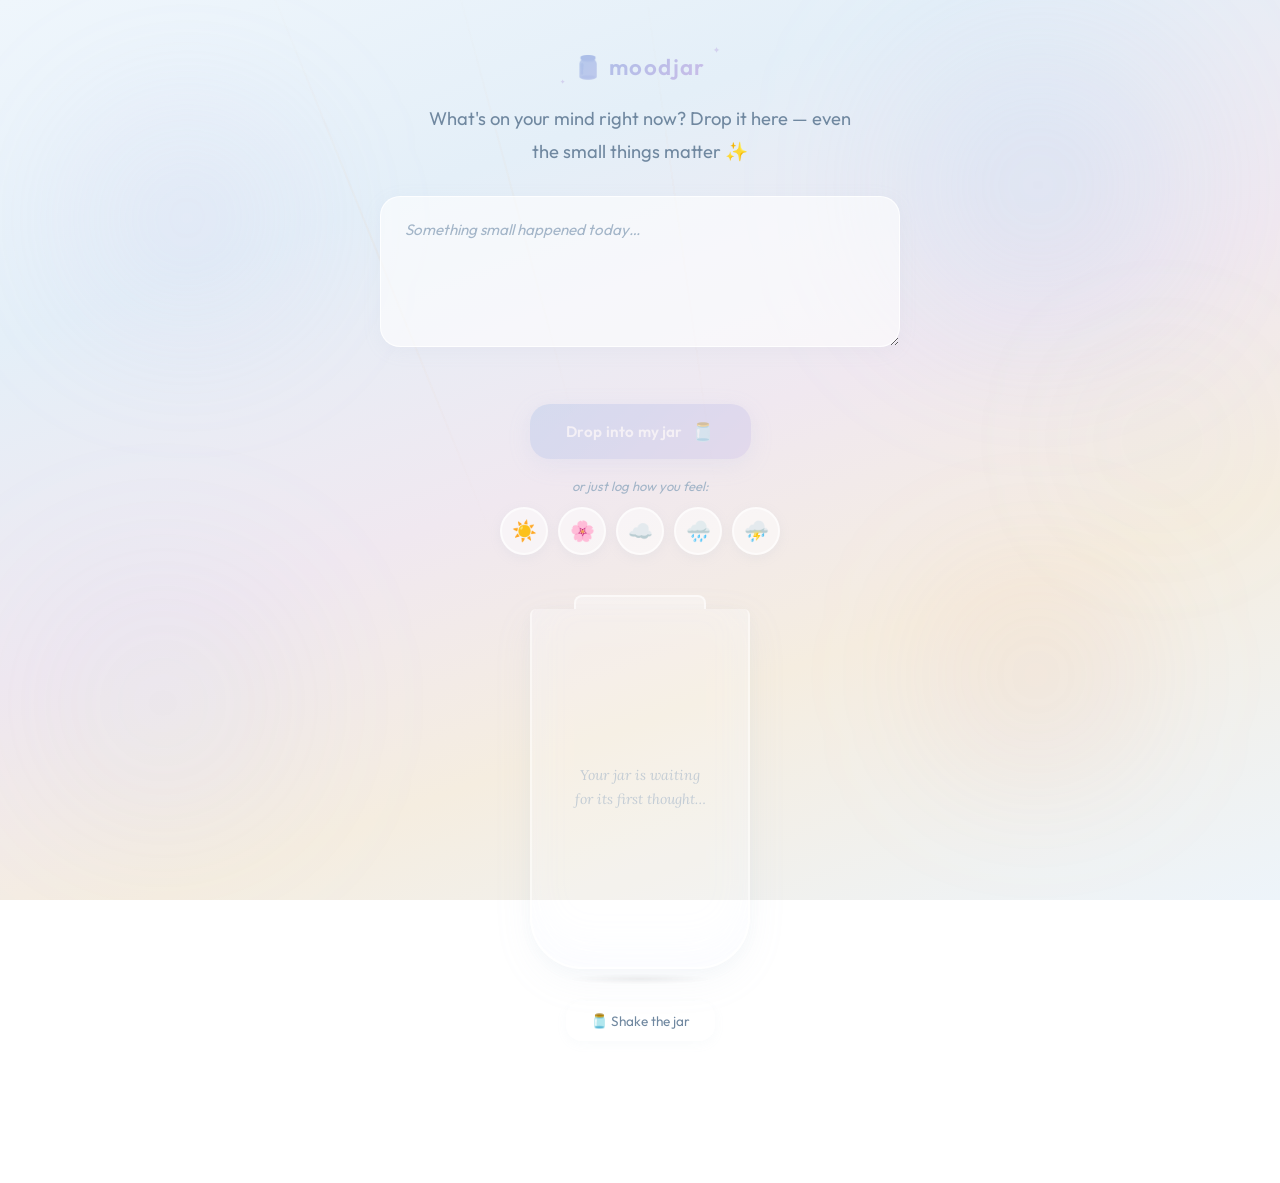
<file: reference/moodjar-example/frontend/index.html>
<!DOCTYPE html>
<html lang="en">
<head>
  <meta charset="UTF-8">
  <meta name="viewport" content="width=device-width, initial-scale=1.0">
  <meta name="description" content="MoodJar — Drop your thoughts into a jar. Track your mood. Rediscover reflections.">
  <title>MoodJar — Your Reflection Jar</title>

  <!-- Fonts -->
  <link rel="preconnect" href="https://fonts.googleapis.com">
  <link rel="preconnect" href="https://fonts.gstatic.com" crossorigin>
  <link href="https://fonts.googleapis.com/css2?family=Lora:ital,wght@0,400;0,500;0,600;1,400&family=Outfit:wght@300;400;500;600&display=swap" rel="stylesheet">

  <link rel="stylesheet" href="style.css">

  <!-- Emoji Favicon -->
  <link rel="icon" href="data:image/svg+xml,<svg xmlns=%22http://www.w3.org/2000/svg%22 viewBox=%220 0 100 100%22><text y=%22.9em%22 font-size=%2290%22>🫙</text></svg>">
</head>
<body>

  <!-- ========== DECORATIVE BACKGROUND ========== -->
  <div class="bg-layer" aria-hidden="true">
    <div class="bokeh bokeh-1"></div>
    <div class="bokeh bokeh-2"></div>
    <div class="bokeh bokeh-3"></div>
    <div class="bokeh bokeh-4"></div>
    <div class="bokeh bokeh-5"></div>
    <div class="sunray sunray-1"></div>
    <div class="sunray sunray-2"></div>
    <div class="sunray sunray-3"></div>
  </div>

  <!-- ========== MAIN CONTENT ========== -->
  <main class="container">

    <!-- ===== ZONE 1: INPUT ===== -->
    <section class="zone zone-input" id="zone-input" aria-label="Write your thought">
      <p class="app-title">🫙 moodjar</p>
      <h1 class="header-text">What's on your mind right now? Drop it here — even the small things matter ✨</h1>

      <div class="input-group">
        <textarea
          id="thought-input"
          class="thought-input"
          maxlength="1000"
          rows="4"
          placeholder="The sky looked different today…"
          aria-label="Write your thought here"
        ></textarea>
        <span class="char-count" id="char-count" aria-live="polite">0 / 1000</span>
      </div>

      <div class="input-actions">
        <button id="btn-place" class="btn-primary" disabled aria-label="Drop into my jar">
          <span>Drop into my jar</span>
          <span class="btn-icon" aria-hidden="true">🫙</span>
        </button>
      </div>

      <!-- Inline loading -->
      <div id="inline-loader" class="inline-loader hidden" aria-live="polite">
        <div class="loading-dots"><span></span><span></span><span></span></div>
        <p class="loading-text" id="loading-text">Letting sunlight in…</p>
      </div>

      <!-- Mood picker -->
      <div class="mood-picker" id="mood-picker">
        <span class="mood-label">or just log how you feel:</span>
        <div class="mood-buttons">
          <button class="mood-btn" data-mood="sunny" aria-label="Log sunny mood" title="Sunny — happy, energetic, grateful">☀️</button>
          <button class="mood-btn" data-mood="gentle" aria-label="Log gentle mood" title="Gentle — tender, loving, nostalgic">🌸</button>
          <button class="mood-btn" data-mood="cloudy" aria-label="Log cloudy mood" title="Cloudy — neutral, tired, observing">☁️</button>
          <button class="mood-btn" data-mood="rainy" aria-label="Log rainy mood" title="Rainy — sad, heavy, lonely">🌧️</button>
          <button class="mood-btn" data-mood="stormy" aria-label="Log stormy mood" title="Stormy — frustrated, anxious, restless">⛈️</button>
        </div>
      </div>
    </section>

    <!-- ===== ZONE 2: JAR ===== -->
    <section class="zone zone-jar" id="zone-jar" aria-label="Your memory jar">
      <div class="jar-container" id="jar-container">
        <div class="jar-rim"></div>
        <div class="jar-body" id="jar-body">
          <div class="jar-contents" id="jar-contents">
            <!-- Slips and mood dots rendered by JS -->
          </div>
          <div class="jar-strata" id="jar-strata">
            <!-- Color bands for older entries -->
          </div>
          <p class="jar-empty-text" id="jar-empty">Your jar is waiting for its first thought…</p>
        </div>
        <div class="jar-shadow"></div>
      </div>
      <button id="btn-shake" class="btn-shake" aria-label="Shake the jar to rediscover a memory">
        🫙 Shake the jar
      </button>
    </section>

    <!-- ===== ZONE 3: MOOD RIBBON ===== -->
    <section class="zone zone-mood" id="zone-mood" aria-label="Your mood over time">
      <div class="mood-ribbon" id="mood-ribbon">
        <!-- Segments rendered by JS -->
      </div>
      <div class="mood-stats" id="mood-stats">
        <!-- Stats rendered by JS -->
      </div>
    </section>

  </main>

  <!-- ========== CARD OVERLAY ========== -->
  <div class="card-overlay hidden" id="card-overlay" role="dialog" aria-modal="true" aria-label="Memory detail">
    <div class="card-overlay-backdrop" id="card-overlay-backdrop"></div>
    <div class="card-overlay-content" id="card-overlay-content">
      <!-- Filled dynamically by JS -->
    </div>
  </div>

  <!-- ========== ERROR TOAST ========== -->
  <div class="toast hidden" id="error-toast" role="alert">
    <p class="toast-text" id="toast-text">The sunlight's being shy. Try again?</p>
    <button id="toast-dismiss" class="toast-dismiss" aria-label="Dismiss">✕</button>
  </div>

  <script src="jar.js"></script>
  <script src="app.js"></script>
</body>
</html>
</file>
<file: reference/moodjar-example/frontend/style.css>
/* ========================================
   Windowsill v2 — The Memory Jar
   Complete Stylesheet
   ======================================== */

@import url('https://fonts.googleapis.com/css2?family=Lora:ital,wght@0,400;0,500;0,600;1,400&family=Outfit:wght@300;400;500;600&display=swap');

/* ========================================
   1. DESIGN TOKENS — Cloud-Pup Aesthetic
   Soft · Pillowy · Sky · Cozy
   ======================================== */
:root {
  /* Surfaces — sky-tinted, never pure white */
  --bg-base: #EFF6FC;
  --bg-warm: #E8F0FA;
  --glass-bg: rgba(255, 255, 255, 0.55);
  --glass-border: rgba(255, 255, 255, 0.7);
  --glass-shadow-warm: rgba(200, 180, 220, 0.12);

  /* Accents — one warm "apple" accent + soft cloud tones */
  --accent-peach: #E8927A;
  --accent-apricot: #F2BFA0;
  --accent-lavender: #C7BDE8;
  --accent-sage: #B0D4B8;
  --accent-rose: #E4A4B4;
  --accent-apple: #D95B4E;

  /* Text — softer, never pure black */
  --text-primary: #3D4A5C;
  --text-secondary: #7088A0;
  --text-muted: #A3B5C8;
  --text-on-accent: #FEFEFE;

  /* Decorative — sky + peach bokeh */
  --sunray-gold: rgba(240, 200, 160, 0.2);
  --bokeh-peach: rgba(232, 146, 122, 0.14);
  --bokeh-lavender: rgba(199, 189, 232, 0.16);
  --bokeh-sage: rgba(176, 212, 184, 0.12);
  --bokeh-sky: rgba(160, 200, 240, 0.18);

  /* Mood palette — softened for sky palette */
  --mood-sunny: #F0C54A;
  --mood-gentle: #E4A4B4;
  --mood-cloudy: #9BB8CE;
  --mood-rainy: #7E9DB8;
  --mood-stormy: #8E80B0;

  --mood-sunny-light: #FFF5DB;
  --mood-gentle-light: #FFF0F4;
  --mood-cloudy-light: #EBF2F8;
  --mood-rainy-light: #E2EBF2;
  --mood-stormy-light: #EBE6F2;

  /* Typography */
  --font-display: 'Lora', Georgia, serif;
  --font-body: 'Outfit', -apple-system, BlinkMacSystemFont, sans-serif;

  /* Spacing — pillowy radii */
  --card-radius: 28px;
  --container-max: 640px;
  --jar-width: 220px;
  --jar-height: 360px;

  /* Motion — gentle, sleepy */
  --ease-soft: cubic-bezier(0.25, 0.46, 0.45, 0.94);
  --ease-spring: cubic-bezier(0.34, 1.56, 0.64, 1);
  --ease-gentle: cubic-bezier(0.4, 0, 0.2, 1);
}

/* ========================================
   2. RESET
   ======================================== */
*, *::before, *::after {
  box-sizing: border-box;
  margin: 0;
  padding: 0;
}

html {
  font-size: 16px;
  scroll-behavior: smooth;
  -webkit-font-smoothing: antialiased;
  -moz-osx-font-smoothing: grayscale;
}

/* ========================================
   3. BASE STYLES
   ======================================== */
body {
  font-family: var(--font-body);
  color: var(--text-primary);
  line-height: 1.7;
  min-height: 100vh;
  overflow-x: hidden;
  background: linear-gradient(160deg, #EFF6FC 0%, #E4EFF8 25%, #F0E8F0 50%, #F5EDE0 70%, #EDF4FA 100%);
  background-attachment: fixed;
}

/* ========================================
   4. BACKGROUND LAYER — Bokeh & Sunrays
   ======================================== */
.bg-layer {
  position: fixed;
  inset: 0;
  z-index: 0;
  pointer-events: none;
  overflow: hidden;
}

.bokeh {
  position: absolute;
  border-radius: 50%;
  filter: blur(60px);
  will-change: transform;
}

.bokeh-1 { width: 280px; height: 280px; background: var(--bokeh-sky); top: 5%; right: 8%; animation: drift-1 35s var(--ease-soft) infinite alternate; filter: blur(80px); }
.bokeh-2 { width: 220px; height: 220px; background: var(--bokeh-lavender); top: 12%; left: 6%; animation: drift-2 42s var(--ease-soft) infinite alternate; filter: blur(70px); }
.bokeh-3 { width: 180px; height: 180px; background: var(--bokeh-peach); bottom: 15%; right: 12%; animation: drift-3 38s var(--ease-soft) infinite alternate; filter: blur(75px); }
.bokeh-4 { width: 250px; height: 250px; background: var(--bokeh-sky); bottom: 8%; left: 3%; opacity: 0.5; animation: drift-4 45s var(--ease-soft) infinite alternate; filter: blur(90px); }
.bokeh-5 { width: 160px; height: 160px; background: var(--bokeh-sage); top: 40%; right: 3%; opacity: 0.5; animation: drift-5 50s var(--ease-soft) infinite alternate; filter: blur(80px); }

.sunray {
  position: absolute;
  width: 2px;
  background: linear-gradient(to bottom, transparent, var(--sunray-gold), transparent);
  transform-origin: top center;
  animation: ray-pulse 8s var(--ease-gentle) infinite alternate;
}

.sunray-1 { height: 70vh; top: -5%; left: 20%; transform: rotate(-22deg); opacity: 0.5; }
.sunray-2 { height: 55vh; top: -5%; left: 35%; transform: rotate(-15deg); opacity: 0.35; animation-delay: 3s; }
.sunray-3 { height: 60vh; top: -5%; left: 50%; transform: rotate(-8deg); opacity: 0.25; animation-delay: 5s; }

/* ========================================
   5. LAYOUT
   ======================================== */
.container {
  position: relative;
  z-index: 1;
  width: 100%;
  max-width: var(--container-max);
  margin: 0 auto;
  padding: 48px 24px 80px;
  display: flex;
  flex-direction: column;
  align-items: center;
  gap: 40px;
}

.zone {
  width: 100%;
  display: flex;
  flex-direction: column;
  align-items: center;
  text-align: center;
}

.hidden { display: none !important; }

/* ========================================
   6. ZONE: INPUT
   ======================================== */
.app-title {
  font-family: var(--font-body);
  font-size: 1.4rem;
  font-weight: 600;
  letter-spacing: 0.06em;
  margin-bottom: 16px;
  position: relative;
  display: inline-block;
  background: linear-gradient(135deg, #A8BFE8 0%, #C7BDE8 30%, #E4A4B4 60%, #A8BFE8 100%);
  background-size: 300% 300%;
  -webkit-background-clip: text;
  -webkit-text-fill-color: transparent;
  background-clip: text;
  animation: title-shimmer 8s ease-in-out infinite, title-float 6s ease-in-out infinite;
}

.app-title::before,
.app-title::after {
  content: '✦';
  position: absolute;
  -webkit-text-fill-color: var(--accent-lavender);
  font-size: 0.5rem;
  opacity: 0.6;
  animation: sparkle-pulse 3s ease-in-out infinite;
}

.app-title::before {
  top: -4px;
  right: -16px;
  animation-delay: 0s;
}

.app-title::after {
  bottom: -2px;
  left: -14px;
  animation-delay: 1.5s;
  font-size: 0.4rem;
}

@keyframes title-shimmer {
  0%, 100% { background-position: 0% 50%; }
  50% { background-position: 100% 50%; }
}

@keyframes title-float {
  0%, 100% { transform: translateY(0); }
  50% { transform: translateY(-4px); }
}

@keyframes sparkle-pulse {
  0%, 100% { opacity: 0.3; transform: scale(0.8); }
  50% { opacity: 0.8; transform: scale(1.2); }
}

.header-text {
  font-family: var(--font-body);
  font-size: clamp(1rem, 2.8vw, 1.15rem);
  font-weight: 400;
  color: var(--text-secondary);
  line-height: 1.8;
  max-width: 440px;
  margin-bottom: 28px;
  animation: slide-fade-in 0.7s var(--ease-soft) both 0.4s;
}

.input-group {
  width: 100%;
  max-width: 520px;
  margin-bottom: 20px;
  position: relative;
  animation: slide-fade-in 0.6s var(--ease-soft) both 0.6s;
}

.thought-input {
  width: 100%;
  min-height: 120px;
  padding: 20px 24px;
  background: rgba(255, 255, 255, 0.6);
  border: 1.5px solid rgba(255, 255, 255, 0.8);
  border-radius: 20px;
  font-family: var(--font-body);
  font-size: 1rem;
  color: var(--text-primary);
  line-height: 1.7;
  resize: vertical;
  transition: border-color 0.35s var(--ease-soft), box-shadow 0.35s var(--ease-soft), background 0.35s;
  box-shadow: 0 4px 20px rgba(160, 180, 210, 0.08);
}

.thought-input:focus {
  outline: none;
  border-color: rgba(200, 180, 230, 0.5);
  background: rgba(255, 255, 255, 0.75);
  box-shadow: 0 4px 24px rgba(160, 180, 210, 0.15), 0 0 0 4px rgba(199, 189, 232, 0.12);
}

.thought-input::placeholder {
  color: var(--text-muted);
  font-style: italic;
  font-size: 0.95rem;
}

.char-count {
  display: block;
  text-align: right;
  font-size: 0.82rem;
  color: var(--text-muted);
  margin-top: 6px;
  opacity: 0;
  transition: opacity 0.3s var(--ease-soft), color 0.3s var(--ease-soft);
}

.char-count.visible { opacity: 1; }
.char-count.warning { color: var(--accent-peach); }
.char-count.danger { color: var(--accent-rose); }

.input-actions {
  margin-bottom: 16px;
  animation: scale-fade-in 0.5s var(--ease-soft) both 0.9s;
}

.btn-primary {
  display: inline-flex;
  align-items: center;
  gap: 10px;
  padding: 16px 36px;
  background: linear-gradient(135deg, #A8BFE8, #C7BDE8);
  color: #FEFEFE;
  font-family: var(--font-body);
  font-size: 0.95rem;
  font-weight: 600;
  border: none;
  border-radius: 20px;
  cursor: pointer;
  box-shadow: 0 6px 24px rgba(168, 191, 232, 0.35), 0 2px 8px rgba(199, 189, 232, 0.15);
  transition: all 0.3s var(--ease-soft);
  letter-spacing: 0.01em;
}

.btn-primary:hover:not(:disabled) {
  background: linear-gradient(135deg, #C7BDE8, #A8BFE8);
  transform: translateY(-3px);
  box-shadow: 0 10px 32px rgba(168, 191, 232, 0.4), 0 4px 12px rgba(199, 189, 232, 0.2);
}

.btn-primary:active:not(:disabled) { transform: scale(0.97); }
.btn-primary:disabled { opacity: 0.35; cursor: not-allowed; }

.btn-icon {
  font-size: 1.1rem;
  transition: transform 0.3s var(--ease-soft);
}

.btn-primary:hover:not(:disabled) .btn-icon {
  animation: spin-slow 3s linear infinite;
}

/* Inline loader */
.inline-loader {
  display: flex;
  align-items: center;
  gap: 12px;
  margin: 8px 0;
  justify-content: center;
}

.loading-dots {
  display: flex;
  gap: 8px;
}

.loading-dots span {
  width: 8px;
  height: 8px;
  border-radius: 50%;
  background: var(--accent-peach);
  animation: dot-pulse 1.4s var(--ease-soft) infinite;
}

.loading-dots span:nth-child(2) { animation-delay: 0.2s; }
.loading-dots span:nth-child(3) { animation-delay: 0.4s; }

.loading-text {
  font-family: var(--font-display);
  font-size: 0.95rem;
  font-style: italic;
  color: var(--text-secondary);
  transition: opacity 0.4s var(--ease-soft);
}

/* ========================================
   7. MOOD PICKER
   ======================================== */
.mood-picker {
  display: flex;
  flex-direction: column;
  align-items: center;
  gap: 10px;
  animation: slide-fade-in 0.5s var(--ease-soft) both 1.1s;
}

.mood-label {
  font-size: 0.82rem;
  color: var(--text-muted);
  font-style: italic;
}

.mood-buttons {
  display: flex;
  gap: 10px;
}

.mood-btn {
  width: 48px;
  height: 48px;
  border-radius: 50%;
  border: 2px solid rgba(255, 255, 255, 0.6);
  background: rgba(255, 255, 255, 0.5);
  box-shadow: 0 3px 12px rgba(160, 180, 210, 0.1);
  font-size: 1.25rem;
  cursor: pointer;
  transition: all 0.2s var(--ease-spring);
  display: flex;
  align-items: center;
  justify-content: center;
}

.mood-btn:hover {
  transform: scale(1.18);
  background: rgba(255, 255, 255, 0.7);
  box-shadow: 0 4px 16px rgba(0, 0, 0, 0.08);
}

.mood-btn:active { transform: scale(0.92); }

.mood-btn[data-mood="sunny"]:hover { border-color: var(--mood-sunny); box-shadow: 0 0 0 4px var(--mood-sunny-light); }
.mood-btn[data-mood="gentle"]:hover { border-color: var(--mood-gentle); box-shadow: 0 0 0 4px var(--mood-gentle-light); }
.mood-btn[data-mood="cloudy"]:hover { border-color: var(--mood-cloudy); box-shadow: 0 0 0 4px var(--mood-cloudy-light); }
.mood-btn[data-mood="rainy"]:hover { border-color: var(--mood-rainy); box-shadow: 0 0 0 4px var(--mood-rainy-light); }
.mood-btn[data-mood="stormy"]:hover { border-color: var(--mood-stormy); box-shadow: 0 0 0 4px var(--mood-stormy-light); }

.mood-btn.pulse {
  animation: mood-pulse 0.5s var(--ease-spring);
}

/* ========================================
   8. JAR
   ======================================== */
.zone-jar {
  animation: slide-fade-in 0.7s var(--ease-soft) both 1.3s;
}

.jar-container {
  position: relative;
  display: flex;
  flex-direction: column;
  align-items: center;
  margin-bottom: 16px;
}

.jar-rim {
  width: calc(var(--jar-width) * 0.6);
  height: 14px;
  background: rgba(255, 255, 255, 0.35);
  border: 2px solid rgba(255, 255, 255, 0.55);
  border-bottom: none;
  border-radius: 8px 8px 0 0;
  z-index: 2;
}

.jar-body {
  width: var(--jar-width);
  height: var(--jar-height);
  background: rgba(255, 255, 255, 0.18);
  backdrop-filter: blur(12px);
  -webkit-backdrop-filter: blur(12px);
  border: 2px solid rgba(255, 255, 255, 0.5);
  border-top: none;
  border-radius: 6px 6px 52px 52px;
  box-shadow:
    inset 0 0 50px rgba(255, 255, 255, 0.2),
    inset 0 -20px 40px rgba(200, 220, 250, 0.08),
    0 12px 40px rgba(160, 180, 210, 0.08),
    0 4px 16px rgba(160, 180, 210, 0.06);
  overflow: hidden;
  position: relative;
  display: flex;
  flex-direction: column;
  justify-content: flex-end;
}

.jar-contents {
  display: flex;
  flex-direction: column;
  gap: 6px;
  padding: 10px 12px;
  z-index: 1;
  position: relative;
  overflow: hidden;
  flex: 1;
  min-height: 0;
}

.jar-strata {
  width: 100%;
  display: flex;
  flex-direction: column;
  border-radius: 0 0 46px 46px;
  overflow: hidden;
}

.strata-band {
  width: 100%;
  height: 8px;
  opacity: 0.6;
  transition: height 0.4s var(--ease-soft);
}

.jar-empty-text {
  position: absolute;
  inset: 0;
  display: flex;
  align-items: center;
  justify-content: center;
  padding: 40px;
  font-family: var(--font-display);
  font-style: italic;
  font-size: 0.88rem;
  color: var(--text-muted);
  text-align: center;
  opacity: 0.6;
  pointer-events: none;
}

.jar-empty-text.hidden { display: none; }

.jar-shadow {
  width: calc(var(--jar-width) * 0.7);
  height: 12px;
  background: radial-gradient(ellipse, rgba(0, 0, 0, 0.06) 0%, transparent 70%);
  margin-top: 4px;
}

/* Shake button */
.btn-shake {
  background: rgba(255, 255, 255, 0.4);
  border: 1.5px solid rgba(255, 255, 255, 0.6);
  border-radius: 16px;
  padding: 10px 24px;
  font-family: var(--font-body);
  font-size: 0.85rem;
  color: var(--text-secondary);
  cursor: pointer;
  transition: all 0.3s var(--ease-soft);
  box-shadow: 0 3px 12px rgba(160, 180, 210, 0.06);
}

.btn-shake:hover {
  border-color: var(--accent-lavender);
  color: var(--accent-peach);
  background: rgba(255, 255, 255, 0.6);
  box-shadow: 0 4px 16px rgba(160, 180, 210, 0.12);
}

/* ========================================
   9. PAPER SLIPS
   ======================================== */
.slip {
  display: flex;
  align-items: center;
  gap: 8px;
  padding: 8px 12px;
  border-radius: 8px;
  border-left: 3px solid var(--slip-accent, var(--mood-gentle));
  background: var(--slip-bg, var(--mood-gentle-light));
  font-size: 0.75rem;
  font-family: var(--font-body);
  color: var(--text-secondary);
  cursor: pointer;
  transition: transform 0.2s var(--ease-soft), box-shadow 0.2s var(--ease-soft);
  max-width: 90%;
  align-self: center;
}

.slip:hover {
  transform: rotate(0deg) scale(1.05) !important;
  z-index: 10;
  box-shadow: 0 4px 16px rgba(0, 0, 0, 0.1);
}

.slip-emoji {
  font-size: 1rem;
  flex-shrink: 0;
}

.slip-label {
  font-weight: 500;
  white-space: nowrap;
  overflow: hidden;
  text-overflow: ellipsis;
}

.slip.highlighted {
  animation: glow-pulse 1.5s var(--ease-soft) infinite alternate;
  z-index: 10;
  transform: translateY(-6px) !important;
}

/* Mood chips (for standalone mood check-ins — richer than dots) */
.mood-chip {
  display: flex;
  align-items: center;
  gap: 6px;
  padding: 6px 14px;
  border-radius: 20px;
  align-self: center;
  cursor: pointer;
  transition: transform 0.2s var(--ease-soft), box-shadow 0.2s var(--ease-soft);
  font-size: 0.72rem;
  font-family: var(--font-body);
  font-weight: 500;
  border: 1.5px solid rgba(255, 255, 255, 0.5);
  max-width: 85%;
}

.mood-chip:hover {
  transform: scale(1.08);
  box-shadow: 0 3px 12px rgba(0, 0, 0, 0.08);
}

.mood-chip-emoji {
  font-size: 0.9rem;
}

.mood-chip-label {
  text-transform: capitalize;
  letter-spacing: 0.02em;
}

/* Slip drop animation */
.slip.dropping {
  animation: slip-drop 0.6s var(--ease-soft) forwards;
}

.mood-chip.dropping {
  animation: dot-drop 0.5s var(--ease-soft) forwards;
}

/* ========================================
   10. MOOD RIBBON
   ======================================== */
.zone-mood {
  width: 100%;
  max-width: 520px;
  animation: slide-fade-in 0.5s var(--ease-soft) both 1.5s;
}

.mood-ribbon {
  display: flex;
  height: 10px;
  border-radius: 5px;
  overflow: hidden;
  background: rgba(200, 170, 130, 0.08);
  margin-bottom: 12px;
}

.ribbon-segment {
  height: 100%;
  min-width: 5px;
  flex: 1;
  cursor: pointer;
  transition: flex 0.3s var(--ease-soft), opacity 0.2s;
  position: relative;
}

.ribbon-segment:hover {
  flex: 3;
  opacity: 0.85;
}

.ribbon-segment:hover .ribbon-tooltip {
  opacity: 1;
  transform: translateX(-50%) translateY(0);
  pointer-events: auto;
}

.ribbon-tooltip {
  position: absolute;
  bottom: calc(100% + 8px);
  left: 50%;
  transform: translateX(-50%) translateY(4px);
  background: var(--text-primary);
  color: var(--bg-base);
  padding: 5px 12px;
  border-radius: 8px;
  font-size: 0.7rem;
  white-space: nowrap;
  opacity: 0;
  pointer-events: none;
  transition: all 0.2s var(--ease-soft);
  z-index: 20;
}

.ribbon-tooltip::after {
  content: '';
  position: absolute;
  top: 100%;
  left: 50%;
  transform: translateX(-50%);
  border: 4px solid transparent;
  border-top-color: var(--text-primary);
}

.mood-stats {
  display: flex;
  align-items: center;
  justify-content: center;
  gap: 14px;
  font-size: 0.8rem;
  color: var(--text-muted);
  flex-wrap: wrap;
}

.mood-stat {
  display: flex;
  align-items: center;
  gap: 3px;
}

.mood-stat-count {
  font-weight: 600;
  color: var(--text-secondary);
}

.mood-stat-separator {
  color: var(--text-muted);
  opacity: 0.4;
}

/* ========================================
   11. CARD OVERLAY
   ======================================== */
.card-overlay {
  position: fixed;
  inset: 0;
  z-index: 100;
  display: flex;
  align-items: center;
  justify-content: center;
  padding: 24px;
}

.card-overlay-backdrop {
  position: absolute;
  inset: 0;
  background: rgba(180, 200, 220, 0.25);
  backdrop-filter: blur(8px);
  -webkit-backdrop-filter: blur(8px);
  animation: fade-in 0.3s var(--ease-soft);
}

.card-overlay-content {
  position: relative;
  width: min(480px, 90vw);
  max-height: 85vh;
  overflow-y: auto;
  padding: 44px 40px;
  background: rgba(255, 255, 255, 0.65);
  backdrop-filter: blur(28px) saturate(1.1);
  -webkit-backdrop-filter: blur(28px) saturate(1.1);
  border: 1.5px solid rgba(255, 255, 255, 0.75);
  border-radius: 32px;
  box-shadow: 0 16px 56px rgba(160, 180, 210, 0.12), 0 4px 16px rgba(160, 180, 210, 0.06);
  text-align: center;
  animation: card-enter 0.4s var(--ease-spring);
}

.card-close {
  position: absolute;
  top: 16px;
  right: 16px;
  background: none;
  border: none;
  font-size: 1.2rem;
  color: var(--text-muted);
  cursor: pointer;
  width: 36px;
  height: 36px;
  border-radius: 50%;
  display: flex;
  align-items: center;
  justify-content: center;
  transition: all 0.2s var(--ease-soft);
}

.card-close:hover {
  background: rgba(0, 0, 0, 0.05);
  color: var(--text-primary);
}

.card-emoji { font-size: 2.8rem; margin-bottom: 8px; }

.card-slip-label {
  font-family: var(--font-display);
  font-style: italic;
  font-size: 1.1rem;
  color: var(--text-secondary);
  margin-bottom: 20px;
}

.card-section-label {
  font-size: 0.75rem;
  text-transform: uppercase;
  letter-spacing: 0.1em;
  color: var(--text-muted);
  margin-bottom: 8px;
}

.card-thought {
  font-family: var(--font-body);
  font-size: 0.95rem;
  color: var(--text-secondary);
  line-height: 1.7;
  margin-bottom: 20px;
  padding: 0 8px;
}

.card-divider {
  display: flex;
  align-items: center;
  gap: 12px;
  margin-bottom: 20px;
}

.divider-line {
  flex: 1;
  height: 1px;
  background: linear-gradient(to right, transparent, rgba(200, 170, 130, 0.3), transparent);
}

.divider-sun {
  font-size: 0.75rem;
  opacity: 0.5;
}

.card-sentence {
  font-family: var(--font-display);
  font-size: 1.05rem;
  font-weight: 500;
  color: var(--text-primary);
  line-height: 1.8;
  margin-bottom: 16px;
}

.card-sentence:last-of-type { margin-bottom: 0; }

.card-meta {
  margin-top: 24px;
  padding-top: 16px;
  border-top: 1px solid rgba(200, 170, 130, 0.15);
  font-size: 0.8rem;
  color: var(--text-muted);
  display: flex;
  align-items: center;
  justify-content: center;
  gap: 8px;
}

.card-mood-badge {
  display: inline-flex;
  align-items: center;
  gap: 4px;
  padding: 3px 10px;
  border-radius: 12px;
  font-size: 0.78rem;
  font-weight: 500;
}

/* Mood override row */
.card-mood-override {
  margin-top: 16px;
  display: flex;
  align-items: center;
  justify-content: center;
  gap: 8px;
}

.card-mood-override-label {
  font-size: 0.75rem;
  color: var(--text-muted);
}

.card-mood-override .mood-btn {
  width: 34px;
  height: 34px;
  font-size: 1rem;
}

.card-mood-override .mood-btn.active {
  border-width: 2.5px;
  transform: scale(1.1);
}

/* ========================================
   12. TOAST
   ======================================== */
.toast {
  position: fixed;
  bottom: 24px;
  left: 50%;
  transform: translateX(-50%);
  z-index: 200;
  display: flex;
  align-items: center;
  gap: 12px;
  padding: 16px 24px;
  background: rgba(61, 74, 92, 0.9);
  backdrop-filter: blur(12px);
  color: var(--bg-base);
  border-radius: 20px;
  font-size: 0.88rem;
  box-shadow: 0 12px 40px rgba(61, 74, 92, 0.2);
  animation: toast-enter 0.4s var(--ease-spring);
}

.toast-text { flex: 1; }

.toast-dismiss {
  background: none;
  border: none;
  color: rgba(255, 255, 255, 0.6);
  font-size: 1rem;
  cursor: pointer;
  padding: 4px;
  transition: color 0.2s;
}

.toast-dismiss:hover { color: white; }

/* ========================================
   13. KEYFRAMES
   ======================================== */

/* Bokeh drift */
@keyframes drift-1 { 0% { transform: translate(0, 0); } 100% { transform: translate(-18px, 12px); } }
@keyframes drift-2 { 0% { transform: translate(0, 0); } 100% { transform: translate(15px, -20px); } }
@keyframes drift-3 { 0% { transform: translate(0, 0); } 100% { transform: translate(-12px, -15px); } }
@keyframes drift-4 { 0% { transform: translate(0, 0); } 100% { transform: translate(20px, 10px); } }
@keyframes drift-5 { 0% { transform: translate(0, 0); } 100% { transform: translate(-10px, 18px); } }

/* Sunlight */
@keyframes ray-pulse { 0% { opacity: 0.2; } 100% { opacity: 0.5; } }

/* Loading */
@keyframes dot-pulse {
  0%, 80%, 100% { opacity: 0.3; transform: scale(0.8); }
  40% { opacity: 1; transform: scale(1.2); }
}

/* Entrances */
@keyframes slide-fade-in {
  from { opacity: 0; transform: translateY(14px); }
  to { opacity: 1; transform: translateY(0); }
}

@keyframes scale-fade-in {
  from { opacity: 0; transform: scale(0.95); }
  to { opacity: 1; transform: scale(1); }
}

@keyframes fade-in {
  from { opacity: 0; }
  to { opacity: 1; }
}

/* Jar shake */
@keyframes jar-shake {
  0%   { transform: rotate(0deg) translateX(0); }
  15%  { transform: rotate(-4deg) translateX(-8px); }
  30%  { transform: rotate(3deg) translateX(6px); }
  45%  { transform: rotate(-2deg) translateX(-4px); }
  60%  { transform: rotate(1.5deg) translateX(3px); }
  75%  { transform: rotate(-0.5deg) translateX(-1px); }
  100% { transform: rotate(0deg) translateX(0); }
}

.jar-container.shaking { animation: jar-shake 0.6s var(--ease-soft); }

/* Slip drop */
@keyframes slip-drop {
  0% { opacity: 0; transform: translateY(-30px) rotate(0deg) scale(0.8); }
  40% { opacity: 1; transform: translateY(4px) rotate(var(--slip-rotation, 2deg)) scale(1); }
  60% { transform: translateY(-3px) rotate(var(--slip-rotation, 2deg)) scale(1); }
  100% { transform: translateY(0) rotate(var(--slip-rotation, 2deg)) scale(1); }
}

/* Mood dot drop */
@keyframes dot-drop {
  0% { opacity: 0; transform: translateY(-20px) scale(0.5); }
  50% { opacity: 1; transform: translateY(3px) scale(1.1); }
  100% { transform: translateY(0) scale(1); }
}

/* Glow pulse (highlighted slip) */
@keyframes glow-pulse {
  0% { box-shadow: 0 0 8px rgba(245, 166, 125, 0.3); }
  100% { box-shadow: 0 0 20px rgba(245, 166, 125, 0.6); }
}

/* Mood button pulse */
@keyframes mood-pulse {
  0% { transform: scale(1); }
  50% { transform: scale(1.25); }
  100% { transform: scale(1); }
}

/* Card overlay enter */
@keyframes card-enter {
  from { opacity: 0; transform: scale(0.92) translateY(12px); }
  to { opacity: 1; transform: scale(1) translateY(0); }
}

/* Toast enter */
@keyframes toast-enter {
  from { opacity: 0; transform: translateX(-50%) translateY(16px); }
  to { opacity: 1; transform: translateX(-50%) translateY(0); }
}

/* Spin for button icon */
@keyframes spin-slow {
  from { transform: rotate(0deg); }
  to { transform: rotate(360deg); }
}

/* ========================================
   14. ACCESSIBILITY
   ======================================== */
@media (prefers-reduced-motion: reduce) {
  *, *::before, *::after {
    animation-duration: 0.01ms !important;
    animation-iteration-count: 1 !important;
    transition-duration: 0.01ms !important;
  }
  .bokeh, .sunray { animation: none !important; }
}

.sr-only {
  position: absolute;
  width: 1px; height: 1px; padding: 0; margin: -1px;
  overflow: hidden; clip: rect(0,0,0,0); white-space: nowrap; border: 0;
}

/* ========================================
   15. RESPONSIVE
   ======================================== */
@media (max-width: 768px) {
  .card-overlay-content { padding: 32px 28px; }
  .card-sentence { font-size: 1rem; }
}

@media (max-width: 480px) {
  body { font-size: 15px; }
  .container { padding: 36px 20px 60px; gap: 32px; }

  .header-text { font-size: 1.05rem; margin-bottom: 20px; }
  .thought-input { min-height: 100px; padding: 14px 16px; }
  .btn-primary { width: 100%; justify-content: center; }

  :root {
    --jar-width: 180px;
    --jar-height: 280px;
  }

  .mood-btn { width: 38px; height: 38px; font-size: 1.1rem; }
  .mood-buttons { gap: 8px; }

  .card-overlay-content { padding: 28px 22px; border-radius: 20px; }
  .card-emoji { font-size: 2.2rem; }
  .card-sentence { font-size: 0.95rem; margin-bottom: 12px; }

  .bokeh-4, .bokeh-5 { display: none; }
  .bokeh-1 { width: 150px; height: 150px; }
  .bokeh-2 { width: 120px; height: 120px; }
  .bokeh-3 { width: 100px; height: 100px; }
  .sunray { display: none; }
}
</file>
